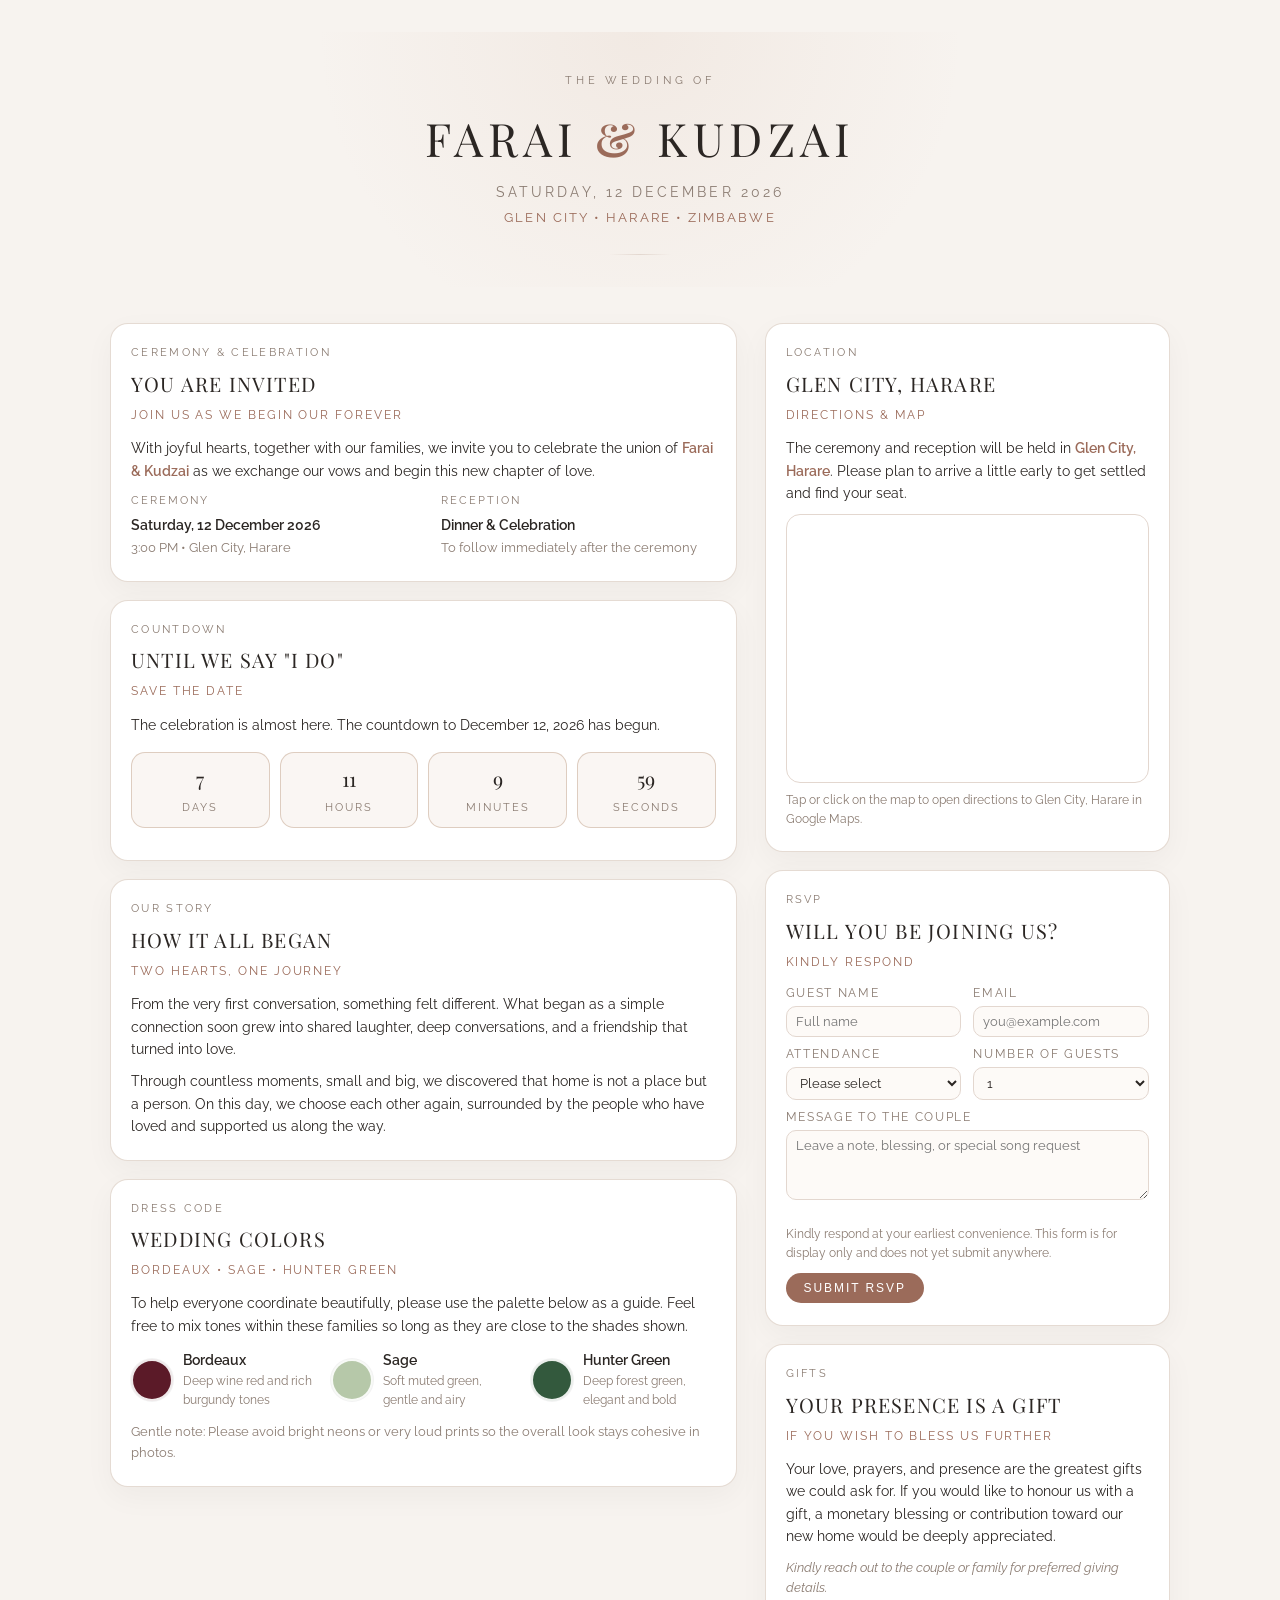
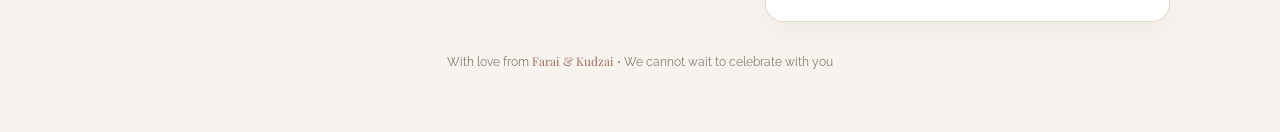
<file: index.html>
<!DOCTYPE html>
  <html lang="en">
  <head>
    <meta charset="UTF-8" />
    <meta name="viewport" content="width=device-width, initial-scale=1.0" />
    <title>Farai & Kudzai Wedding</title>
    <link rel="preconnect" href="https://fonts.googleapis.com" />
    <link rel="preconnect" href="https://fonts.gstatic.com" crossorigin />
    <link href="https://fonts.googleapis.com/css2?family=Playfair+Display:wght@400;600;700&family=Raleway:wght@300;400;500;600&display=swap" rel="stylesheet" />
    <style>
      :root {
        --primary: #9b6b5a;
        --primary-light: #c89b87;
        --accent: #d9bca8;
        --bg: #f7f3ef;
        --text: #2b2623;
        --muted: #8a7b71;
        --card-bg: #ffffff;
        --border-soft: #e3d7cf;
  
        /* Dress code swatch colors */
        --bordeaux: #5b1a28;
        --sage: #b6c8a9;
        --hunter: #33593d;
      }
  
      * {
        box-sizing: border-box;
        margin: 0;
        padding: 0;
      }
  
      body {
        font-family: "Raleway", system-ui, -apple-system, BlinkMacSystemFont, "Segoe UI", sans-serif;
        background: var(--bg);
        color: var(--text);
        line-height: 1.6;
        -webkit-font-smoothing: antialiased;
      }
  
      img {
        max-width: 100%;
        display: block;
      }
  
      a {
        color: inherit;
        text-decoration: none;
      }
  
      .page {
        max-width: 1100px;
        margin: 0 auto;
        padding: 32px 20px 60px;
      }
  
      header.hero {
        text-align: center;
        padding: 40px 16px 32px;
        position: relative;
      }
  
      header.hero::before {
        content: "";
        position: absolute;
        inset: 0;
        background: radial-gradient(circle at top, rgba(203, 164, 140, 0.12), transparent 55%);
        z-index: -1;
      }
  
      .hero-subtitle {
        letter-spacing: 0.35em;
        text-transform: uppercase;
        font-size: 11px;
        color: var(--muted);
        margin-bottom: 12px;
      }
  
      .hero-names {
        font-family: "Playfair Display", serif;
        font-size: clamp(32px, 5vw, 46px);
        letter-spacing: 0.12em;
        text-transform: uppercase;
        margin-bottom: 6px;
      }
  
      .hero-ampersand {
        color: var(--primary);
        font-weight: 600;
      }
  
      .hero-date {
        font-size: 14px;
        text-transform: uppercase;
        letter-spacing: 0.22em;
        color: var(--muted);
        margin-bottom: 4px;
      }
  
      .hero-location {
        font-size: 13px;
        letter-spacing: 0.16em;
        text-transform: uppercase;
        color: var(--primary);
      }
  
      .hero-divider {
        width: 62px;
        height: 1px;
        background: linear-gradient(to right, transparent, var(--border-soft), transparent);
        margin: 26px auto 0;
      }
  
      .layout {
        display: grid;
        grid-template-columns: minmax(0, 1.7fr) minmax(0, 1.1fr);
        gap: 28px;
        margin-top: 36px;
        align-items: start;
      }
  
      @media (max-width: 880px) {
        .layout {
          grid-template-columns: minmax(0, 1fr);
        }
      }
  
      .card {
        background: var(--card-bg);
        border-radius: 18px;
        border: 1px solid rgba(227, 215, 207, 0.9);
        padding: 20px 20px 22px;
        box-shadow: 0 10px 30px rgba(0, 0, 0, 0.04);
      }
  
      .card + .card {
        margin-top: 18px;
      }
  
      .section-label {
        font-size: 11px;
        letter-spacing: 0.21em;
        text-transform: uppercase;
        color: var(--muted);
        margin-bottom: 6px;
      }
  
      .section-title {
        font-family: "Playfair Display", serif;
        font-size: 20px;
        letter-spacing: 0.06em;
        text-transform: uppercase;
        margin-bottom: 6px;
      }
  
      .section-subtitle {
        font-size: 12px;
        letter-spacing: 0.16em;
        text-transform: uppercase;
        color: var(--primary);
        margin-bottom: 12px;
      }
  
      .section-body {
        font-size: 14px;
        color: var(--text);
      }
  
      .section-body p + p {
        margin-top: 10px;
      }
  
      .highlight {
        font-weight: 600;
        color: var(--primary);
      }
  
      .two-column {
        display: grid;
        grid-template-columns: repeat(auto-fit, minmax(180px, 1fr));
        gap: 12px 36px;
        margin-top: 10px;
        font-size: 14px;
      }
  
      .two-column-item-label {
        font-size: 11px;
        letter-spacing: 0.18em;
        text-transform: uppercase;
        color: var(--muted);
        margin-bottom: 4px;
      }
  
      .two-column-item-main {
        font-weight: 600;
        margin-bottom: 2px;
      }
  
      .two-column-item-sub {
        font-size: 13px;
        color: var(--muted);
      }
  
      .registry-note {
        margin-top: 12px;
        font-size: 13px;
        color: var(--muted);
        font-style: italic;
      }
  
      .countdown {
        display: flex;
        justify-content: space-between;
        gap: 10px;
        margin-top: 16px;
      }
  
      .countdown-box {
        flex: 1;
        text-align: center;
        padding: 10px 8px 11px;
        border-radius: 14px;
        background: #faf6f3;
        border: 1px solid rgba(220, 201, 187, 0.9);
      }
  
      .countdown-value {
        font-family: "Playfair Display", serif;
        font-size: 20px;
        margin-bottom: 4px;
      }
  
      .countdown-label {
        font-size: 11px;
        text-transform: uppercase;
        letter-spacing: 0.18em;
        color: var(--muted);
      }
  
      .countdown-footer {
        text-align: center;
        margin-top: 10px;
        font-size: 12px;
        color: var(--muted);
      }
  
      .rsvp-form {
        display: grid;
        gap: 8px;
        margin-top: 10px;
      }
  
      .rsvp-row {
        display: grid;
        grid-template-columns: repeat(auto-fit, minmax(140px, 1fr));
        gap: 8px 12px;
      }
  
      label {
        font-size: 12px;
        color: var(--muted);
        text-transform: uppercase;
        letter-spacing: 0.14em;
        display: block;
        margin-bottom: 3px;
      }
  
      input[type="text"],
      input[type="email"],
      select,
      textarea {
        width: 100%;
        padding: 7px 9px;
        border-radius: 10px;
        border: 1px solid var(--border-soft);
        font-size: 13px;
        font-family: inherit;
        background: #fdfaf7;
        color: var(--text);
      }
  
      textarea {
        min-height: 70px;
        resize: vertical;
      }
  
      .rsvp-footer {
        display: flex;
        justify-content: space-between;
        align-items: center;
        margin-top: 10px;
        gap: 10px;
        flex-wrap: wrap;
      }
  
      .rsvp-note {
        font-size: 12px;
        color: var(--muted);
      }
  
      .btn-primary {
        border: none;
        border-radius: 999px;
        padding: 8px 18px;
        font-size: 12px;
        letter-spacing: 0.16em;
        text-transform: uppercase;
        background: var(--primary);
        color: #fff;
        cursor: pointer;
        transition: background 0.15s ease, transform 0.1s ease;
        white-space: nowrap;
      }
  
      .btn-primary:hover {
        background: #855747;
        transform: translateY(-1px);
      }
  
      .map-wrapper {
        border-radius: 14px;
        overflow: hidden;
        border: 1px solid var(--border-soft);
        margin-top: 10px;
      }
  
      .map-wrapper iframe {
        border: 0;
        width: 100%;
        height: 260px;
      }
  
      .map-caption {
        margin-top: 8px;
        font-size: 12px;
        color: var(--muted);
      }
  
      .footer-note {
        text-align: center;
        margin-top: 30px;
        font-size: 12px;
        color: var(--muted);
      }
  
      .footer-note span {
        font-family: "Playfair Display", serif;
        color: var(--primary);
      }
  
      /* Dress code styles */
      .dress-code-grid {
        display: grid;
        grid-template-columns: repeat(auto-fit, minmax(150px, 1fr));
        gap: 16px;
        margin-top: 12px;
      }
  
      .dress-code-item {
        display: flex;
        align-items: center;
        gap: 10px;
      }
  
      .swatch-circle {
        width: 42px;
        height: 42px;
        border-radius: 50%;
        border: 2px solid rgba(255, 255, 255, 0.9);
        box-shadow: 0 0 0 1px rgba(0, 0, 0, 0.05);
        flex-shrink: 0;
      }
  
      .swatch-bordeaux {
        background: var(--bordeaux);
      }
  
      .swatch-sage {
        background: var(--sage);
      }
  
      .swatch-hunter {
        background: var(--hunter);
      }
  
      .dress-code-text-main {
        font-size: 14px;
        font-weight: 600;
      }
  
      .dress-code-text-sub {
        font-size: 12px;
        color: var(--muted);
      }
    </style>
  </head>
  <body>
    <div class="page">
      <header class="hero">
        <div class="hero-subtitle">The Wedding Of</div>
        <div class="hero-names">
          FARAI <span class="hero-ampersand">&amp;</span> KUDZAI
        </div>
        <div class="hero-date">Saturday, 12 December 2026</div>
        <div class="hero-location">Glen City • Harare • Zimbabwe</div>
        <div class="hero-divider"></div>
      </header>
  
      <main class="layout">
        <section>
          <article class="card">
            <div class="section-label">Ceremony &amp; Celebration</div>
            <div class="section-title">You Are Invited</div>
            <div class="section-subtitle">Join Us As We Begin Our Forever</div>
            <div class="section-body">
              <p>
                With joyful hearts, together with our families, we invite you to celebrate the union of
                <span class="highlight">Farai &amp; Kudzai</span> as we exchange our vows and begin this new chapter of love.
              </p>
              <div class="two-column">
                <div>
                  <div class="two-column-item-label">Ceremony</div>
                  <div class="two-column-item-main">Saturday, 12 December 2026</div>
                  <div class="two-column-item-sub">3:00 PM • Glen City, Harare</div>
                </div>
                <div>
                  <div class="two-column-item-label">Reception</div>
                  <div class="two-column-item-main">Dinner &amp; Celebration</div>
                  <div class="two-column-item-sub">To follow immediately after the ceremony</div>
                </div>
              </div>
            </div>
          </article>
  
          <article class="card">
            <div class="section-label">Countdown</div>
            <div class="section-title">Until We Say "I Do"</div>
            <div class="section-subtitle">Save The Date</div>
            <div class="section-body">
              <p>The celebration is almost here. The countdown to December 12, 2026 has begun.</p>
              <div class="countdown" id="countdown">
                <div class="countdown-box">
                  <div class="countdown-value" id="days">0</div>
                  <div class="countdown-label">Days</div>
                </div>
                <div class="countdown-box">
                  <div class="countdown-value" id="hours">0</div>
                  <div class="countdown-label">Hours</div>
                </div>
                <div class="countdown-box">
                  <div class="countdown-value" id="minutes">0</div>
                  <div class="countdown-label">Minutes</div>
                </div>
                <div class="countdown-box">
                  <div class="countdown-value" id="seconds">0</div>
                  <div class="countdown-label">Seconds</div>
                </div>
              </div>
              <div class="countdown-footer" id="countdown-footer"></div>
            </div>
          </article>
  
          <article class="card">
            <div class="section-label">Our Story</div>
            <div class="section-title">How It All Began</div>
            <div class="section-subtitle">Two Hearts, One Journey</div>
            <div class="section-body">
              <p>
                From the very first conversation, something felt different. What began as a simple connection soon grew into
                shared laughter, deep conversations, and a friendship that turned into love.
              </p>
              <p>
                Through countless moments, small and big, we discovered that home is not a place but a person. On this day,
                we choose each other again, surrounded by the people who have loved and supported us along the way.
              </p>
            </div>
          </article>
  
          <!-- New Dress Code section -->
          <article class="card">
            <div class="section-label">Dress Code</div>
            <div class="section-title">Wedding Colors</div>
            <div class="section-subtitle">Bordeaux • Sage • Hunter Green</div>
            <div class="section-body">
              <p>
                To help everyone coordinate beautifully, please use the palette below as a guide. Feel free to mix tones within these families
                so long as they are close to the shades shown.
              </p>
              <div class="dress-code-grid">
                <div class="dress-code-item">
                  <div class="swatch-circle swatch-bordeaux"></div>
                  <div>
                    <div class="dress-code-text-main">Bordeaux</div>
                    <div class="dress-code-text-sub">Deep wine red and rich burgundy tones</div>
                  </div>
                </div>
  
                <div class="dress-code-item">
                  <div class="swatch-circle swatch-sage"></div>
                  <div>
                    <div class="dress-code-text-main">Sage</div>
                    <div class="dress-code-text-sub">Soft muted green, gentle and airy</div>
                  </div>
                </div>
  
                <div class="dress-code-item">
                  <div class="swatch-circle swatch-hunter"></div>
                  <div>
                    <div class="dress-code-text-main">Hunter Green</div>
                    <div class="dress-code-text-sub">Deep forest green, elegant and bold</div>
                  </div>
                </div>
              </div>
              <p style="margin-top: 12px; font-size: 13px; color: var(--muted);">
                Gentle note: Please avoid bright neons or very loud prints so the overall look stays cohesive in photos.
              </p>
            </div>
          </article>
        </section>
  
        <aside>
          <article class="card">
            <div class="section-label">Location</div>
            <div class="section-title">Glen City, Harare</div>
            <div class="section-subtitle">Directions &amp; Map</div>
            <div class="section-body">
              <p>
                The ceremony and reception will be held in
                <span class="highlight">Glen City, Harare</span>. Please plan to arrive a little early to get settled and find your seat.
              </p>
              <div class="map-wrapper">
                <iframe
                  loading="lazy"
                  allowfullscreen
                  referrerpolicy="no-referrer-when-downgrade"
                  src="https://www.google.com/maps/embed?pb=!1m18!1m12!1m3!1d3762.016026002153!2d31.249!3d-17.929149!2m3!1f0!2f0!3f0!3m2!1i1024!2i768!4f13.1!3m3!1m2!1s0x1931a5c1e4c4c7ff%3A0x8a01fd1cbd4023f1!2sGlen%20City%2C%20Harare%2C%20Zimbabwe!5e0!3m2!1sen!2sZW!4v1690000000000">
                </iframe>
              </div>
              <div class="map-caption">
                Tap or click on the map to open directions to Glen City, Harare in Google Maps.
              </div>
            </div>
          </article>
  
          <article class="card">
            <div class="section-label">Rsvp</div>
            <div class="section-title">Will You Be Joining Us?</div>
            <div class="section-subtitle">Kindly Respond</div>
            <div class="section-body">
              <form class="rsvp-form">
                <div class="rsvp-row">
                  <div>
                    <label for="name">Guest Name</label>
                    <input type="text" id="name" name="name" placeholder="Full name" />
                  </div>
                  <div>
                    <label for="email">Email</label>
                    <input type="email" id="email" name="email" placeholder="you@example.com" />
                  </div>
                </div>
  
                <div class="rsvp-row">
                  <div>
                    <label for="attendance">Attendance</label>
                    <select id="attendance" name="attendance">
                      <option value="">Please select</option>
                      <option value="accept">Joyfully accept</option>
                      <option value="decline">Regretfully decline</option>
                    </select>
                  </div>
                  <div>
                    <label for="guests">Number Of Guests</label>
                    <select id="guests" name="guests">
                      <option value="1">1</option>
                      <option value="2">2</option>
                      <option value="3">3</option>
                      <option value="4">4</option>
                    </select>
                  </div>
                </div>
  
                <div>
                  <label for="message">Message To The Couple</label>
                  <textarea id="message" name="message" placeholder="Leave a note, blessing, or special song request"></textarea>
                </div>
  
                <div class="rsvp-footer">
                  <div class="rsvp-note">
                    Kindly respond at your earliest convenience. This form is for display only and does not yet submit anywhere.
                  </div>
                  <button type="button" class="btn-primary">Submit Rsvp</button>
                </div>
              </form>
            </div>
          </article>
  
          <article class="card">
            <div class="section-label">Gifts</div>
            <div class="section-title">Your Presence Is A Gift</div>
            <div class="section-subtitle">If You Wish To Bless Us Further</div>
            <div class="section-body">
              <p>
                Your love, prayers, and presence are the greatest gifts we could ask for. If you would like to honour us with a
                gift, a monetary blessing or contribution toward our new home would be deeply appreciated.
              </p>
              <p class="registry-note">
                Kindly reach out to the couple or family for preferred giving details.
              </p>
            </div>
          </article>
        </aside>
      </main>
  
      <footer class="footer-note">
        With love from <span>Farai &amp; Kudzai</span> • We cannot wait to celebrate with you
      </footer>
    </div>
  
    <script>
      // Countdown timer to 12 December 2026 at 15:00 local time
      (function () {
        var targetDate = new Date("December 12, 2026 15:00:00").getTime();
  
        function updateCountdown() {
          var now = new Date().getTime();
          var distance = targetDate - now;
  
          if (distance <= 0) {
            document.getElementById("days").textContent = 0;
            document.getElementById("hours").textContent = 0;
            document.getElementById("minutes").textContent = 0;
            document.getElementById("seconds").textContent = 0;
  
            var footer = document.getElementById("countdown-footer");
            if (footer) {
              footer.textContent = "Today we celebrate the wedding of Farai & Kudzai.";
            }
            clearInterval(intervalId);
            return;
          }
  
          var days = Math.floor(distance / (1000 * 60 * 60 * 24));
          var hours = Math.floor((distance % (1000 * 60 * 60 * 24)) / (1000 * 60 * 60));
          var minutes = Math.floor((distance % (1000 * 60 * 60)) / (1000 * 60));
          var seconds = Math.floor((distance % (1000 * 60)) / 1000);
  
          document.getElementById("days").textContent = days;
          document.getElementById("hours").textContent = hours;
          document.getElementById("minutes").textContent = minutes;
          document.getElementById("seconds").textContent = seconds;
        }
  
        updateCountdown();
        var intervalId = setInterval(updateCountdown, 1000);
      })();
    </script>
  </body>
  </html>
</file>
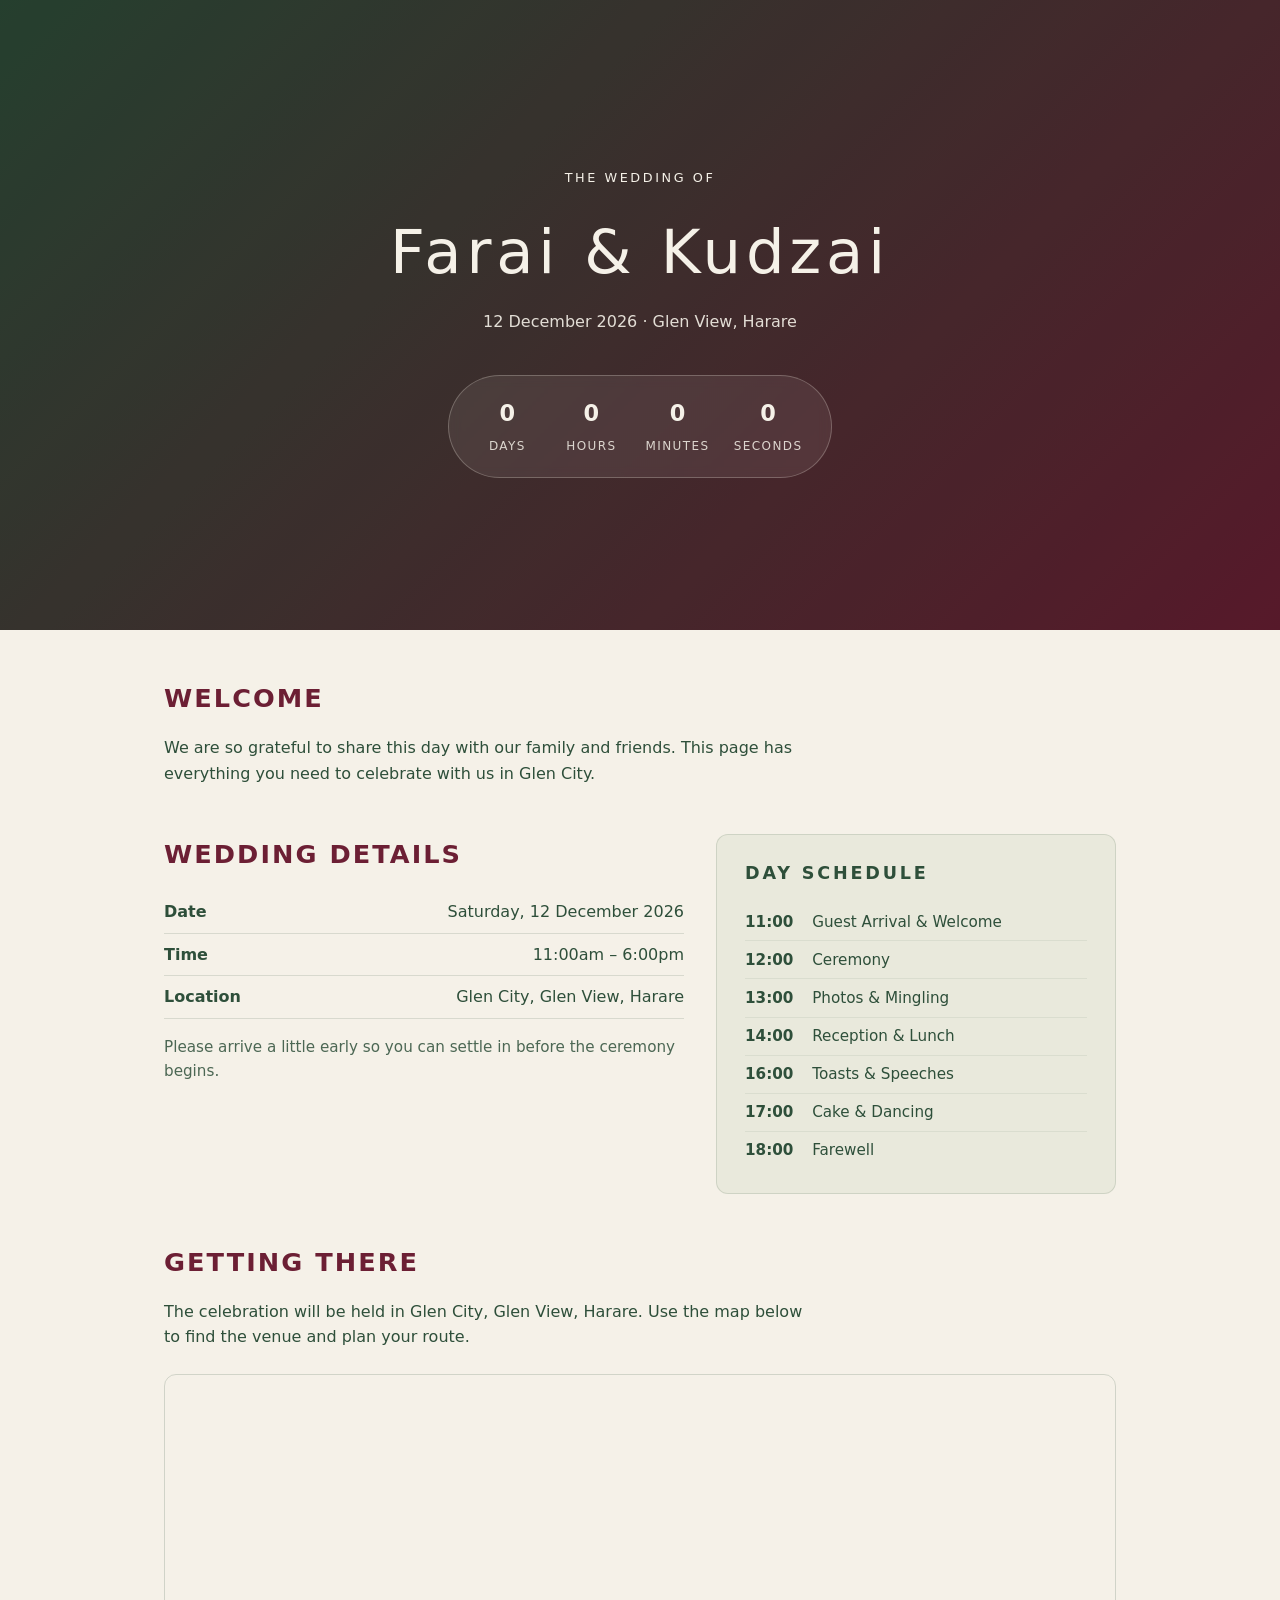
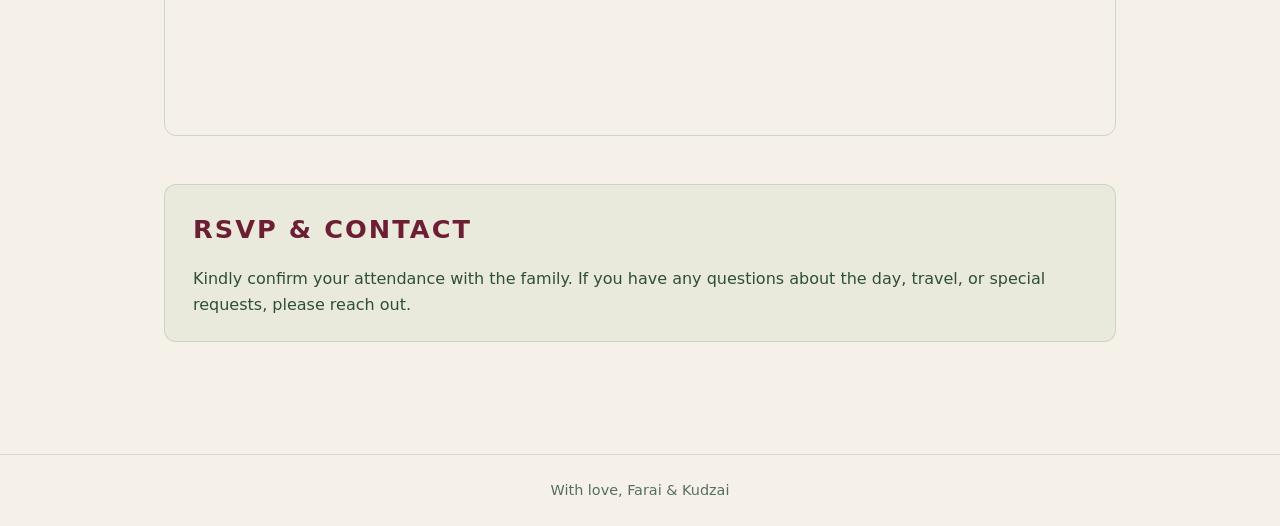
<file: index.html.html>
<!DOCTYPE html>
<html lang="en">
<head>
  <meta charset="UTF-8">
  <meta name="viewport" content="width=device-width, initial-scale=1.0">
  <title>Farai & Kudzai</title>
  <link rel="stylesheet" href="styles.css">
</head>
<body>
  <header class="hero">
    <div class="hero-overlay"></div>
    <div class="hero-content">
      <p class="small-caps">The Wedding Of</p>
      <h1>Farai &amp; Kudzai</h1>
      <p class="date-location">12 December 2026 · Glen View, Harare</p>
      <div id="countdown" class="countdown">
        <div class="countdown-item">
          <span id="days" class="count-number">0</span>
          <span class="count-label">Days</span>
        </div>
        <div class="countdown-item">
          <span id="hours" class="count-number">0</span>
          <span class="count-label">Hours</span>
        </div>
        <div class="countdown-item">
          <span id="minutes" class="count-number">0</span>
          <span class="count-label">Minutes</span>
        </div>
        <div class="countdown-item">
          <span id="seconds" class="count-number">0</span>
          <span class="count-label">Seconds</span>
        </div>
      </div>
    </div>
  </header>

  <main>
    <section class="section intro">
      <h2>Welcome</h2>
      <p>
        We are so grateful to share this day with our family and friends. This page has everything you need
        to celebrate with us in Glen City.
      </p>
    </section>

    <section class="section details">
      <div class="details-grid">
        <div>
          <h2>Wedding Details</h2>
          <ul class="details-list">
            <li><span class="label">Date</span><span>Saturday, 12 December 2026</span></li>
            <li><span class="label">Time</span><span>11:00am – 6:00pm</span></li>
            <li><span class="label">Location</span><span>Glen City, Glen View, Harare</span></li>
          </ul>
          <p class="note">
            Please arrive a little early so you can settle in before the ceremony begins.
          </p>
        </div>
        <div class="card timeline">
          <h3>Day Schedule</h3>
          <ul class="timeline-list">
            <li>
              <span class="time">11:00</span>
              <span class="event">Guest Arrival &amp; Welcome</span>
            </li>
            <li>
              <span class="time">12:00</span>
              <span class="event">Ceremony</span>
            </li>
            <li>
              <span class="time">13:00</span>
              <span class="event">Photos &amp; Mingling</span>
            </li>
            <li>
              <span class="time">14:00</span>
              <span class="event">Reception &amp; Lunch</span>
            </li>
            <li>
              <span class="time">16:00</span>
              <span class="event">Toasts &amp; Speeches</span>
            </li>
            <li>
              <span class="time">17:00</span>
              <span class="event">Cake &amp; Dancing</span>
            </li>
            <li>
              <span class="time">18:00</span>
              <span class="event">Farewell</span>
            </li>
          </ul>
        </div>
      </div>
    </section>

    <section class="section map-section">
      <h2>Getting There</h2>
      <p>
        The celebration will be held in Glen City, Glen View, Harare. Use the map below to find the venue and
        plan your route.
      </p>
      <div class="map-container">
        <!-- Previously provided Google Maps embed for Glen City -->
        <iframe
          src="https://www.google.com/maps/embed?pb=!1m18!1m12!1m3!1d3772.587284325782!2d30.947!3d-17.877!2m3!1f0!2f0!3f0!3m2!1i1024!2i768!4f13.1!3m3!1m2!1s0x1931a5c3b4a2c8bb%3A0x0000000000000000!2sGlen%20View%2C%20Harare%2C%20Zimbabwe!5e0!3m2!1sen!2szw!4v1700000000000"
          width="600"
          height="450"
          style="border:0;"
          allowfullscreen=""
          loading="lazy"
          referrerpolicy="no-referrer-when-downgrade"></iframe>
      </div>
    </section>

    <section class="section rsvp">
      <div class="card">
        <h2>RSVP &amp; Contact</h2>
        <p>
          Kindly confirm your attendance with the family. If you have any questions about the day, travel, or
          special requests, please reach out.
        </p>
      </div>
    </section>
  </main>

  <footer class="footer">
    <p>With love, Farai &amp; Kudzai</p>
  </footer>

  <script>
    // Countdown timer to 12 December 2026, 11:00 in Harare time
    (function () {
      const countdownEl = document.getElementById('countdown');
      const daysEl = document.getElementById('days');
      const hoursEl = document.getElementById('hours');
      const minutesEl = document.getElementById('minutes');
      const secondsEl = document.getElementById('seconds');

      // Target date: December 12, 2026 at 11:00
      const targetDate = new Date('2026-12-12T11:00:00+02:00').getTime();

      function updateCountdown() {
        const now = new Date().getTime();
        const distance = targetDate - now;

        if (distance <= 0) {
          countdownEl.innerHTML = '<p class="countdown-complete">Today we celebrate.</p>';
          clearInterval(intervalId);
          return;
        }

        const days = Math.floor(distance / (1000  60  60 * 24));
        const hours = Math.floor((distance % (1000  60  60  24)) / (1000  60 * 60));
        const minutes = Math.floor((distance % (1000  60  60)) / (1000 * 60));
        const seconds = Math.floor((distance % (1000 * 60)) / 1000);

        daysEl.textContent = days;
        hoursEl.textContent = hours;
        minutesEl.textContent = minutes;
        secondsEl.textContent = seconds;
      }

      updateCountdown();
      const intervalId = setInterval(updateCountdown, 1000);
    })();
  </script>
</body>
</html>
</file>
<file: styles.css>
/* Color palette
   Bone (background): #F5F1E8
   Sage: #B7C9A8
   Hunter Green: #2E4F3A
   Bordeaux: #6C1F34
*/

* {
  box-sizing: border-box;
  margin: 0;
  padding: 0;
}

html,
body {
  height: 100%;
}

body {
  font-family: system-ui, -apple-system, BlinkMacSystemFont, "Segoe UI", sans-serif;
  background-color: #F5F1E8; /* Bone */
  color: #2E4F3A; /* Hunter Green */
  line-height: 1.6;
}

img {
  max-width: 100%;
  display: block;
}

.hero {
  position: relative;
  min-height: 70vh;
  display: flex;
  align-items: center;
  justify-content: center;
  padding: 4rem 1.5rem 3rem;
  background: linear-gradient(135deg, #2E4F3A 0%, #6C1F34 100%);
  color: #F5F1E8;
}

.hero-overlay {
  position: absolute;
  inset: 0;
  background: rgba(0, 0, 0, 0.2);
}

.hero-content {
  position: relative;
  text-align: center;
  max-width: 720px;
}

.small-caps {
  letter-spacing: 0.2em;
  text-transform: uppercase;
  font-size: 0.8rem;
  margin-bottom: 1rem;
  color: #F5F1E8;
}

.hero h1 {
  font-size: clamp(2.5rem, 5vw, 3.8rem);
  letter-spacing: 0.08em;
  font-weight: 500;
  margin-bottom: 0.5rem;
}

.date-location {
  font-size: 1rem;
  opacity: 0.9;
}

.countdown {
  display: inline-flex;
  gap: 1.5rem;
  margin-top: 2.5rem;
  padding: 1.25rem 1.75rem;
  border-radius: 999px;
  background-color: rgba(245, 241, 232, 0.08);
  border: 1px solid rgba(245, 241, 232, 0.25);
  backdrop-filter: blur(6px);
}

.countdown-item {
  text-align: center;
  min-width: 60px;
}

.count-number {
  font-size: 1.4rem;
  font-weight: 600;
  display: block;
}

.count-label {
  font-size: 0.75rem;
  letter-spacing: 0.12em;
  text-transform: uppercase;
  opacity: 0.85;
}

.countdown-complete {
  font-size: 1.1rem;
  letter-spacing: 0.12em;
  text-transform: uppercase;
}

main {
  max-width: 1000px;
  margin: 0 auto;
  padding: 3rem 1.5rem 4rem;
}

.section {
  margin-bottom: 3rem;
}

.section h2 {
  font-size: 1.6rem;
  letter-spacing: 0.08em;
  text-transform: uppercase;
  margin-bottom: 1rem;
  color: #6C1F34; /* Bordeaux */
}

.section p {
  max-width: 640px;
}

.intro p {
  font-size: 1rem;
}

.details-grid {
  display: grid;
  grid-template-columns: minmax(0, 1.3fr) minmax(0, 1fr);
  gap: 2rem;
  align-items: start;
}

.details-list {
  list-style: none;
  margin-top: 1rem;
}

.details-list li {
  display: flex;
  justify-content: space-between;
  padding: 0.5rem 0;
  border-bottom: 1px solid rgba(46, 79, 58, 0.15);
}

.details-list .label {
  font-weight: 600;
  color: #2E4F3A;
}

.note {
  margin-top: 1rem;
  font-size: 0.95rem;
  color: rgba(46, 79, 58, 0.85);
}

.card {
  background-color: rgba(183, 201, 168, 0.18); /* Sage tint */
  border-radius: 0.75rem;
  padding: 1.5rem 1.75rem;
  border: 1px solid rgba(46, 79, 58, 0.15);
}

.timeline h3 {
  font-size: 1.1rem;
  letter-spacing: 0.16em;
  text-transform: uppercase;
  margin-bottom: 1rem;
  color: #2E4F3A;
}

.timeline-list {
  list-style: none;
}

.timeline-list li {
  display: flex;
  justify-content: flex-start;
  gap: 1rem;
  padding: 0.4rem 0;
  border-bottom: 1px solid rgba(46, 79, 58, 0.08);
}

.timeline-list li:last-child {
  border-bottom: none;
}

.time {
  width: 3.2rem;
  font-weight: 600;
  font-size: 0.95rem;
}

.event {
  flex: 1;
  font-size: 0.95rem;
}

.map-section .map-container {
  margin-top: 1.5rem;
  border-radius: 0.75rem;
  overflow: hidden;
  border: 1px solid rgba(46, 79, 58, 0.18);
}

.map-section iframe {
  width: 100%;
  height: 360px;
  display: block;
}

.rsvp .card p {
  max-width: none;
}

.footer {
  border-top: 1px solid rgba(46, 79, 58, 0.15);
  padding: 1.5rem;
  text-align: center;
  font-size: 0.9rem;
  color: rgba(46, 79, 58, 0.8);
}

@media (max-width: 768px) {
  .hero {
    padding: 3rem 1.25rem 2.5rem;
  }

  .countdown {
    flex-wrap: wrap;
    border-radius: 1rem;
    justify-content: center;
  }

  .details-grid {
    grid-template-columns: 1fr;
  }

  main {
    padding: 2.5rem 1.25rem 3rem;
  }
}

@media (prefers-reduced-motion: reduce) {
  * {
    scroll-behavior: auto !important;
    animation-duration: 0.01ms !important;
    animation-iteration-count: 1 !important;
    transition-duration: 0.01ms !important;
  }
}
</file>
